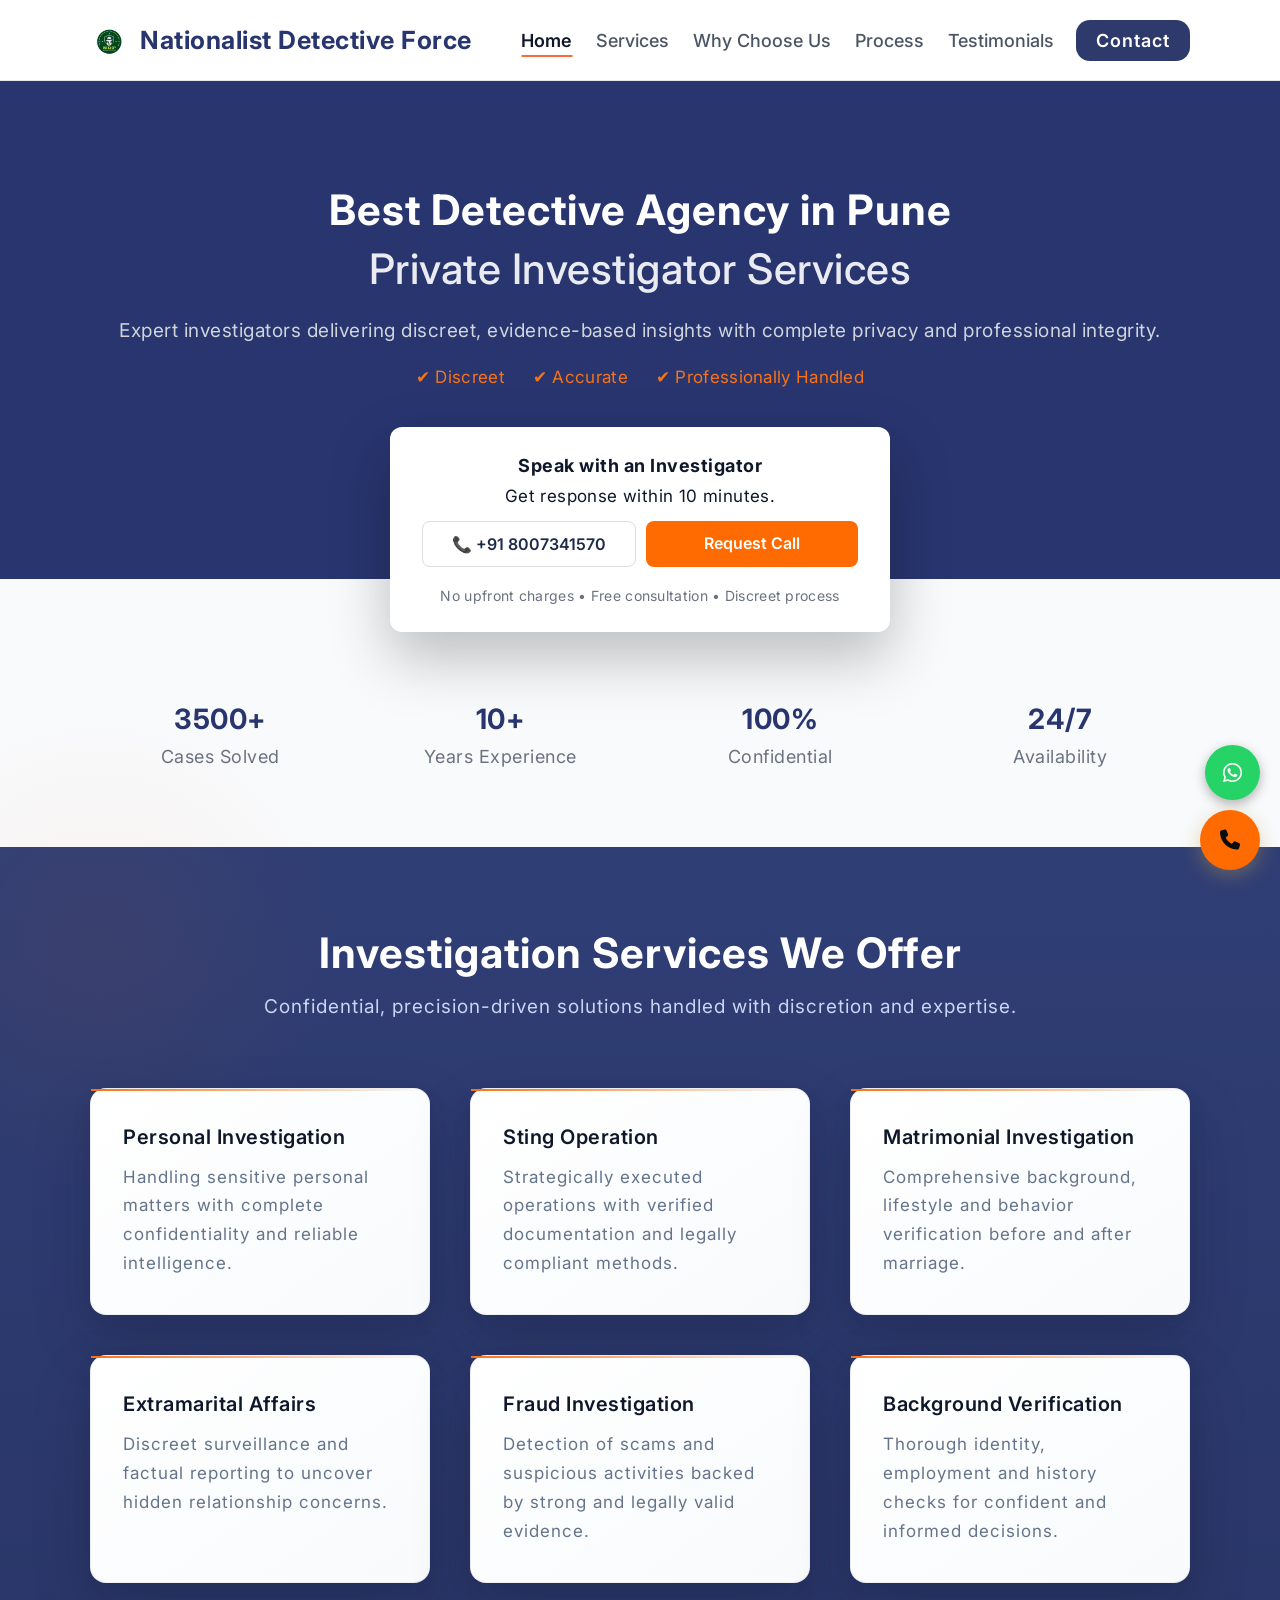
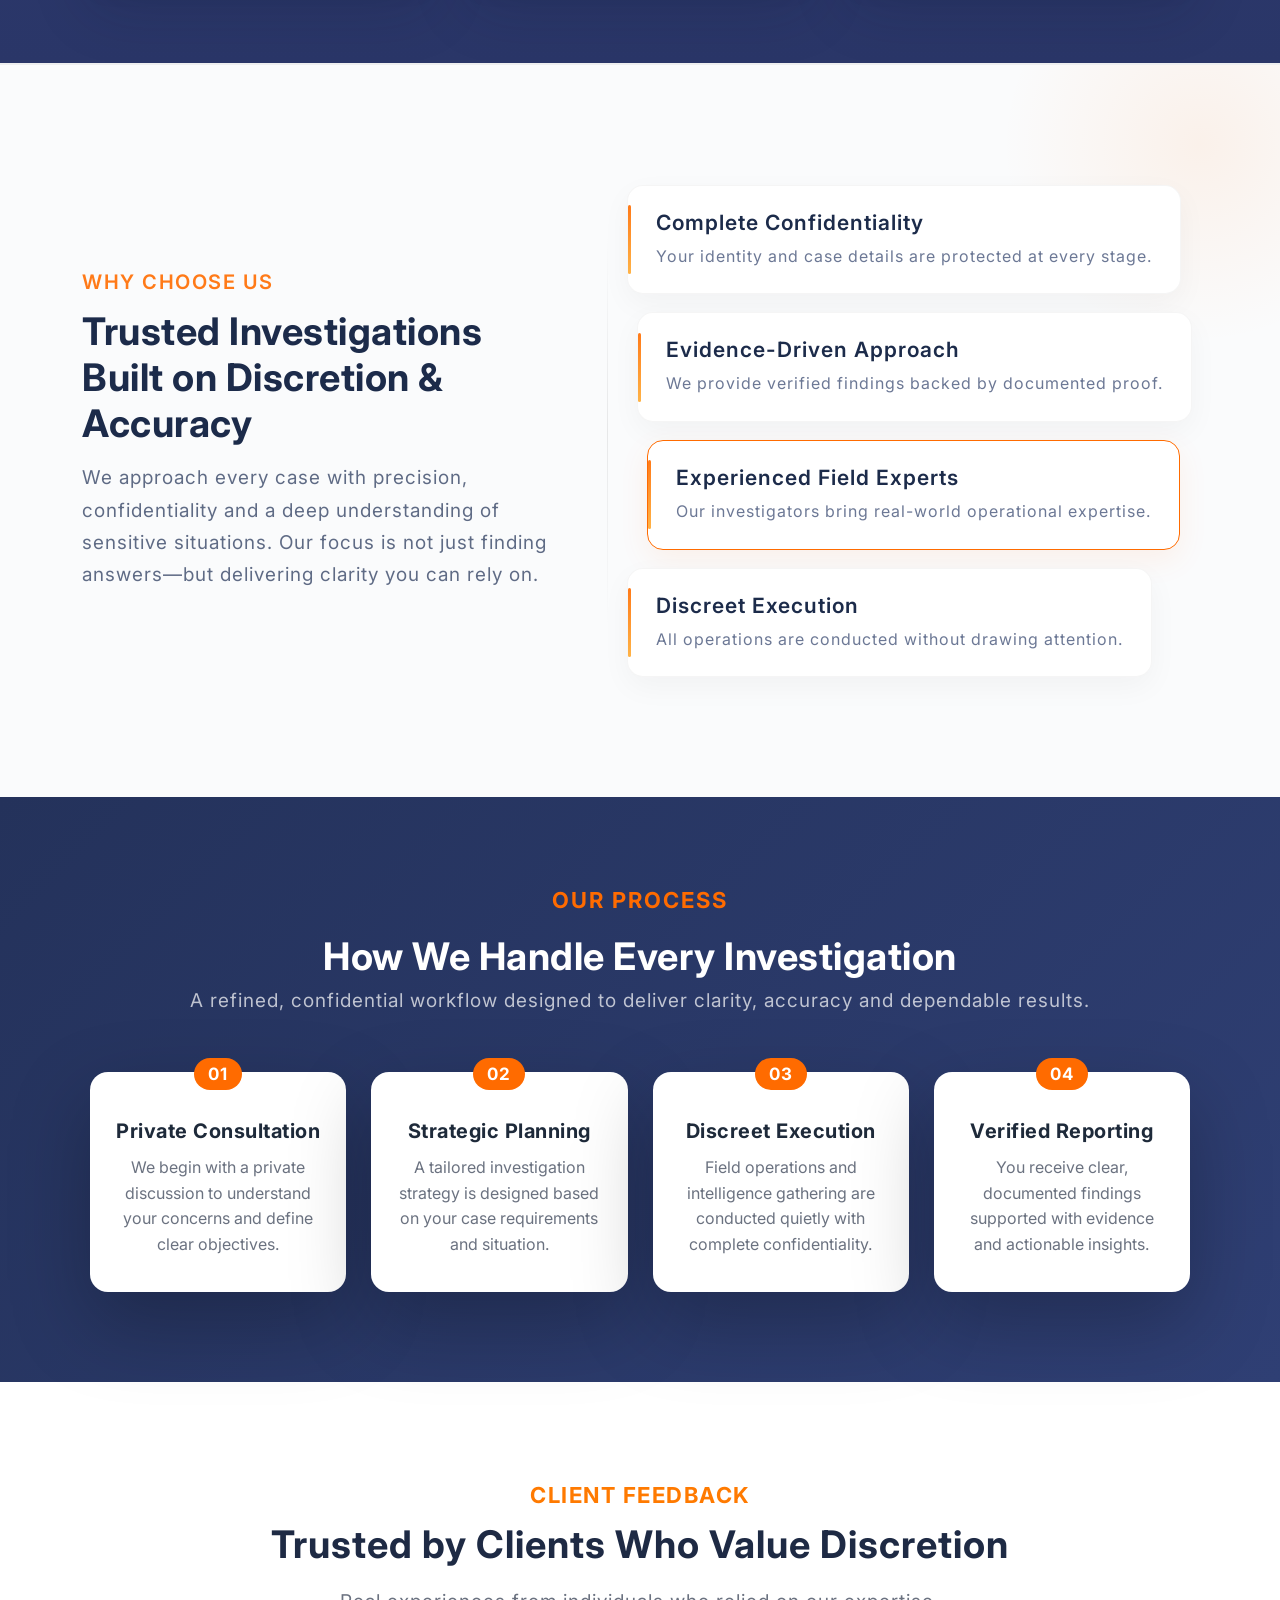
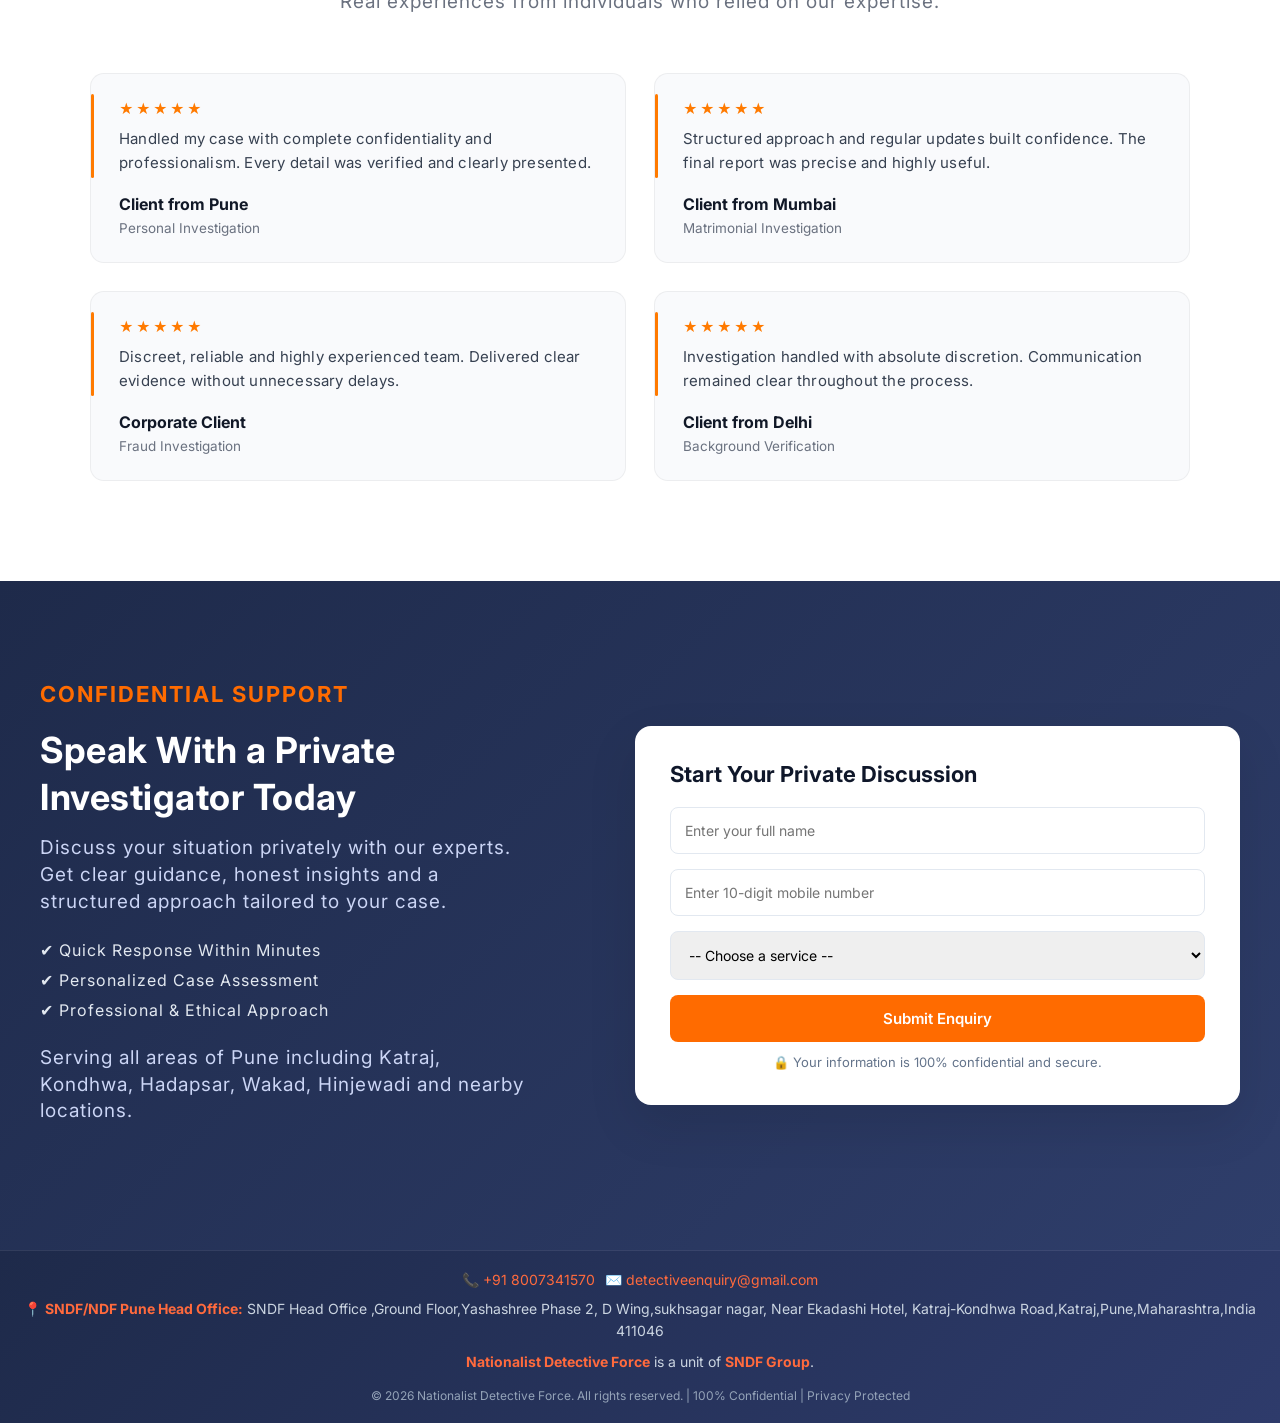
<file: index.html>
<!DOCTYPE html>
<html lang="en">
<head>
<meta charset="UTF-8">
<meta name="viewport" content="width=device-width, initial-scale=1.0">
<title>Best Detective Agency in Pune | Private Investigator Services Pune</title>

<link rel="stylesheet" href="style.css">
<link href="https://fonts.googleapis.com/css2?family=Inter:wght@400;500;600;700&display=swap" rel="stylesheet">
<link rel="stylesheet" href="https://cdnjs.cloudflare.com/ajax/libs/font-awesome/6.5.0/css/all.min.css">

<link rel="icon" type="image/png" href="images/favicon.png">


<meta name="google-site-verification" content="H2k1dYN8VZ9srVZI3MB_H23RNph8qMp5OZOYHc_-268" />

<meta name="description" content="Hire professional detective services in Pune. Confidential investigations, background checks, surveillance & corporate investigations. Quick response guaranteed.">

<meta name="keywords" content="
detective services Pune,
private detective Pune,
detective agency Pune,
best detective agency in Pune,
private investigator Pune India,
personal investigation Pune,
corporate investigation Pune,
background verification Pune,
pre matrimonial investigation Pune,
post matrimonial investigation Pune,
surveillance services Pune,
fraud investigation Pune,
spy services Pune,
confidential investigation Pune,
professional detectives Pune,
ND Force Pune,
Nationalist Detective Force Pune">

</head>
<body>

<!-- NAVBAR -->
<header class="nav">
  <div class="container nav-wrap">

        <div class="brand">
        <img src="images/logo.webp" alt="Detective Agency in Pune - Nationalist Detective Force">
        <h2>Nationalist Detective Force</h2>
        </div>


    <nav>
      <a href="#home" class="active">Home</a>
      <a href="#service">Services</a>
      <a href="#why">Why Choose Us</a>
      <a href="#process">Process</a>
       <a href="#testimonials">Testimonials</a>
      <a href="#contact">Contact</a>

    </nav>


  </div>
</header>

<!-- hero section......................................... -->

<section class="hero" id="home">

  <div class="container hero-content">

    <!-- <h1>Confidential Detective Services in Pune</h1> -->
    <h1> Best Detective Agency in Pune <br>
  <span>Private Investigator Services</span></h1>

<p class="hero-sub">
Expert investigators delivering discreet, evidence-based insights with complete privacy and professional integrity.
</p>

    <div class="hero-badges">
      <span>✔ Discreet</span>
      <span>✔ Accurate</span>
      <span>✔ Professionally Handled</span>
    </div>

    <!-- CARD -->
    <div class="hero-card">
      <h3>Speak with an Investigator</h3>
      <p>Get response within 10 minutes.</p>


    <div class="hero-actions">

    <!-- CALL NOW -->
    <a href="tel:+918007341570" class="call-btn">
      📞 +91 8007341570
    </a>

    <!-- REQUEST CALLBACK -->
    <a href="https://wa.me/918007341570?text=Hello%20I%20need%20a%20callback" target="_blank" class="request-btn">
      Request Call
    </a>

  </div>

      <div class="hero-assurance">
        No upfront charges • Free consultation • Discreet process
      </div>
    </div>

  </div>

  <!-- STATS (SAME FLOW, NOT SEPARATE SECTION) -->
  <div class="container hero-stats">
    <div>
      <h3>3500+</h3>
      <p>Cases Solved</p>
    </div>

    <div>
      <h3>10+</h3>
      <p>Years Experience</p>
    </div>

    <div>
      <h3>100%</h3>
      <p>Confidential</p>
    </div>

    <div>
      <h3>24/7</h3>
      <p>Availability</p>
    </div>
  </div>

  

</section>


<!-- services section.................... -->
 <section class="services" id="service">
  <div class="container">

    <div class="services-header">
      <h2>Investigation Services We Offer</h2>
      <p>Confidential, precision-driven solutions handled with discretion and expertise.</p>
    </div>

    <div class="services-grid">

      <div class="service-card">
        <h3>Personal Investigation</h3>
        <p>Handling sensitive personal matters with complete confidentiality and reliable intelligence.</p>
      </div>

      <div class="service-card">
        <h3>Sting Operation</h3>
        <p>Strategically executed operations with verified documentation and legally compliant methods.</p>
      </div>

      <div class="service-card">
        <h3>Matrimonial Investigation</h3>
        <p>Comprehensive background, lifestyle and behavior verification before and after marriage.</p>
      </div>

      <div class="service-card">
        <h3>Extramarital Affairs</h3>
        <p>Discreet surveillance and factual reporting to uncover hidden relationship concerns.</p>
      </div>

      <div class="service-card">
        <h3>Fraud Investigation</h3>
        <p>Detection of scams and suspicious activities backed by strong and legally valid evidence.</p>
      </div>

      <div class="service-card">
        <h3>Background Verification</h3>
        <p>Thorough identity, employment and history checks for confident and informed decisions.</p>
      </div>

    </div>

    

  </div>
</section>


<!-- why choose us -->
 <section class="trust" id="why">
  <div class="container">

    <div class="trust-box">

      <!-- LEFT -->
      <div class="trust-left">
        <span class="trust-tag">Why Choose Us</span>

        <h2>Trusted Investigations Built on Discretion & Accuracy</h2>

        <p>
          We approach every case with precision, confidentiality and a deep
          understanding of sensitive situations. Our focus is not just finding
          answers—but delivering clarity you can rely on.
        </p>
      </div>

      <!-- RIGHT -->
      <div class="trust-right">

        <div class="trust-card">
          <h3>Complete Confidentiality</h3>
          <p>Your identity and case details are protected at every stage.</p>
        </div>

        <div class="trust-card">
          <h3>Evidence-Driven Approach</h3>
          <p>We provide verified findings backed by documented proof.</p>
        </div>

        <div class="trust-card featured">
          <h3>Experienced Field Experts</h3>
          <p>Our investigators bring real-world operational expertise.</p>
        </div>

        <div class="trust-card">
          <h3>Discreet Execution</h3>
          <p>All operations are conducted without drawing attention.</p>
        </div>

      </div>

    </div>

  </div>
</section>


<!-- process section...................... -->
<section class="process-section" id="process">
  <div class="container">

    <!-- HEADER -->
    <div class="process-header">
      <span>Our Process</span>
      <h2>How We Handle Every Investigation</h2>
      <p>
        A refined, confidential workflow designed to deliver clarity,
        accuracy and dependable results.
      </p>
    </div>

    <!-- PROCESS GRID -->
    <div class="process-grid">

      <div class="process-card">
        <span class="step">01</span>
        <h3>Private Consultation</h3>
        <p>
         We begin with a private discussion to understand your concerns
        and define clear objectives.
        </p>
      </div>

      <div class="process-card">
        <span class="step">02</span>
        <h3>Strategic Planning</h3>
        <p>
          A tailored investigation strategy is designed based on your
          case requirements and situation.
        </p>
      </div>

      <div class="process-card">
        <span class="step">03</span>
        <h3>Discreet Execution</h3>
        <p>
          Field operations and intelligence gathering are conducted
          quietly with complete confidentiality.
        </p>
      </div>

      <div class="process-card">
        <span class="step">04</span>
        <h3>Verified Reporting</h3>
        <p>
          You receive clear, documented findings supported with
          evidence and actionable insights.
        </p>
      </div>

    </div>

  </div>
</section>


<!-- testimonial section -->
 <section class="testimonials" id="testimonials">
  <div class="container">

    <div class="section-header">
      <span>CLIENT FEEDBACK</span>
      <h2>Trusted by Clients Who Value Discretion</h2>
      <p>Real experiences from individuals who relied on our expertise.</p>
    </div>

    <div class="testimonial-grid">

      <div class="testimonial-card">
        <div class="stars">★★★★★</div>
        <p>
          Handled my case with complete confidentiality and professionalism. 
          Every detail was verified and clearly presented.
        </p>
        <h4>Client from Pune</h4>
        <span>Personal Investigation</span>
      </div>

      <div class="testimonial-card">
        <div class="stars">★★★★★</div>
        <p>
          Structured approach and regular updates built confidence. 
          The final report was precise and highly useful.
        </p>
        <h4>Client from Mumbai</h4>
        <span>Matrimonial Investigation</span>
      </div>

      <div class="testimonial-card">
        <div class="stars">★★★★★</div>
        <p>
          Discreet, reliable and highly experienced team. 
          Delivered clear evidence without unnecessary delays.
        </p>
        <h4>Corporate Client</h4>
        <span>Fraud Investigation</span>
      </div>

      <div class="testimonial-card">
        <div class="stars">★★★★★</div>
        <p>
          Investigation handled with absolute discretion. 
          Communication remained clear throughout the process.
        </p>
        <h4>Client from Delhi</h4>
        <span>Background Verification</span>
      </div>

    </div>

  </div>
</section>

<!-- contact us...................... -->


<section class="contact-cta" id="contact">
  <div class="contact-container">

    <!-- LEFT CONTENT -->
    <div class="contact-content">
      <span>CONFIDENTIAL SUPPORT</span>
      <h2>Speak With a Private Investigator Today</h2>
      <p>
        Discuss your situation privately with our experts. Get clear guidance, honest insights
         and a structured approach tailored to your case.
      </p>

      <!-- Trust Points -->
      <div class="trust-points">
        <div>✔ Quick Response Within Minutes</div>
        <div>✔ Personalized Case Assessment</div>
        <div>✔  Professional & Ethical Approach</div>
      </div>

      <p class="cta-text">Serving all areas of Pune including Katraj, Kondhwa, Hadapsar, Wakad, Hinjewadi and nearby locations.</p>
    </div>

    <!-- FORM -->
    <div class="contact-form-box">
      <form id="contactForm" class="contact-form" action="https://formsubmit.co/sndf4315@gmail.com" method="POST">

        <h3>Start Your Private Discussion</h3>

        <input type="text" name="Full Name" placeholder="Enter your full name" 
            oninput="this.value = this.value.replace(/[^A-Za-z ]/g, '')" required>


       

      <input  type="tel"  name="mobile" placeholder="Enter 10-digit mobile number" pattern="[0-9]{10}"
        maxlength="10" minlength="10"  inputmode="numeric" required
        oninput="this.value = this.value.replace(/[^0-9]/g, '')" />

        <select id="service" name="service" required aria-label="Select investigation service">
          <option value="" disabled selected>-- Choose a service --</option>
                            <option value="personal">Personal Investigation</option>
                            <option value="surveillance">Sting Operation</option>
                            <option value="matrimonial">Matrimonial Verification</option>
                            <option value="missing">Extramarital Affairs</option>
                            <option value="background">Fraud Investigation</option>
                            <option value="fraud">Childern Monitoring</option>
                            <option value="document">Background Verification</option>
        </select>

        <button type="submit">Submit Enquiry</button>

        <!-- Trust Line -->
        <p class="confidential-text">
          🔒 Your information is 100% confidential and secure.
        </p>


        <input type="hidden" name="_subject" value="🚨 New Detective Enquiry">

        <input type="hidden" name="_template" value="table">

        <input type="hidden" name="_next" value="https://detectivepune.in//thankyou.html">

        <input type="hidden" name="_captcha" value="false">


      </form>
    </div>

  </div>
</section>


<!-- footer -->

<footer class="footer"> 
    <div class="footer-info">

        <!-- Phone -->
<div class="footer-contact">
     <span>
        📞 
        <!-- <a href="tel:+919876543210" aria-label="Call +91 9876543210">+91 9876543210</a> /  -->
        <a href="tel:+918007341570" aria-label="Call +91 8007341570">+91 8007341570</a>
    </span>
    <span>✉️ <a href="mailto:detectiveenquiry@gmail.com" aria-label="Email detectiveenquiry@gmail.com">detectiveenquiry@gmail.com</a></span>
</div>

        <!-- Head Office -->
        <p>📍 <strong>SNDF/NDF Pune Head Office:</strong> 
           SNDF Head Office ,Ground Floor,Yashashree Phase 2, D Wing,sukhsagar nagar,
           Near Ekadashi Hotel, Katraj-Kondhwa Road,Katraj,Pune,Maharashtra,India 411046
          
        </p>

        <p class="footer-brand">
            <strong>Nationalist Detective Force</strong> is a unit of <strong>SNDF Group</strong>.
        </p>

    </div>

    <!-- Bottom Line -->
    <div class="footer-bottom">
        <p>© 2026 Nationalist Detective Force. All rights reserved. | 100% Confidential | Privacy Protected</p>
    </div>
</footer>
        


<a href="https://wa.me/918007341905" class="whatsapp-float" target="_blank" aria-label="Chat with us on WhatsApp">
    <i class="fab fa-whatsapp"></i>
</a>

<button class="floating-call" onclick="window.location.href='tel:+918007341570'"  aria-label="Call detective agency now">
    <i class="fas fa-phone"></i>
</button>





<script>
window.addEventListener("scroll", function(){
  const nav = document.querySelector(".nav");
  nav.classList.toggle("scrolled", window.scrollY > 10);
});
</script>


</body>
</html>
</file>
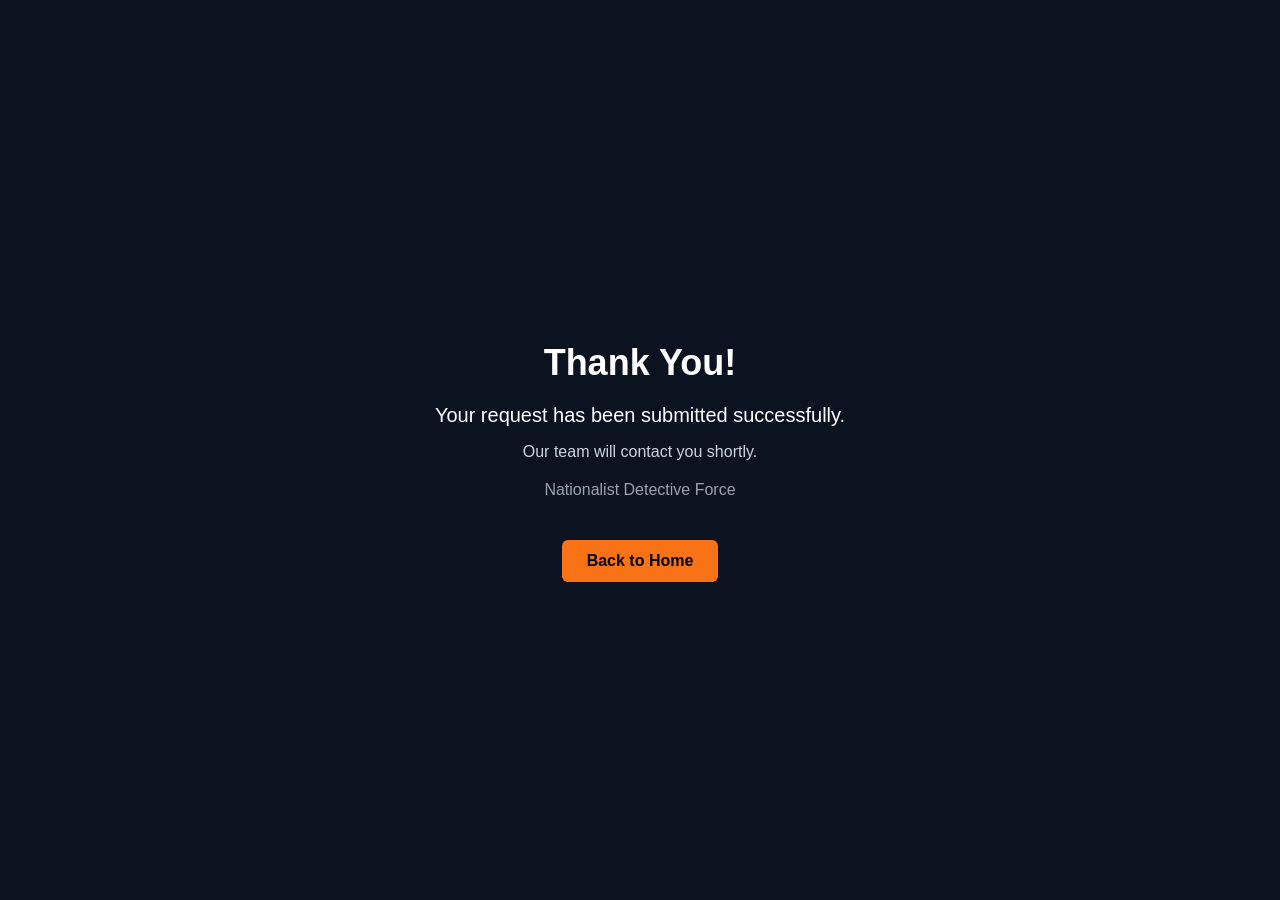
<file: thankyou.html>
<!DOCTYPE html>
<html lang="en">
<head>
    <meta charset="UTF-8">
    <meta name="viewport" content="width=device-width, initial-scale=1.0">
    <title>Thank You</title>

    <style>
        body {
            margin: 0;
            padding: 0;
            background: #0b1220;
            color: white;
            font-family: Arial, sans-serif;
            display: flex;
            align-items: center;
            justify-content: center;
            height: 100vh;
            text-align: center;
        }

        .container {
            max-width: 600px;
            padding: 20px;
        }

        h1 {
            font-size: 36px;
            margin-bottom: 15px;
        }

        .main-text {
            font-size: 20px;
            margin-bottom: 10px;
        }

        .sub-text {
            font-size: 16px;
            color: #cbd5e1;
        }

        .btn {
            margin-top: 25px;
            display: inline-block;
            padding: 12px 25px;
            background:  #F97316;
            color: #000;
            text-decoration: none;
            border-radius: 6px;
            font-size: 16px;
            font-weight: bold;
        }

        .btn:hover {
            background: #e0bb5a;
        }

        /* 📱 Mobile Responsive */
        @media (max-width: 600px) {
            h1 {
                font-size: 28px;
            }

            .main-text {
                font-size: 18px;
            }

            .sub-text {
                font-size: 14px;
            }

            .btn {
                font-size: 14px;
                padding: 10px 20px;
            }
        }
    </style>
</head>

<body>

    <div class="container">
        <h1>Thank You!</h1>
        <p class="main-text">Your request has been submitted successfully.</p>
        <p class="sub-text">Our team will contact you shortly.</p>
        <p style="margin-top:20px; color:#9ca3af;">
            Nationalist Detective Force
        </p>

        <a href="/" class="btn">Back to Home</a>

       

    </div>

</body>
</html>
</file>
<file: style.css>
*{
  margin:0;
  padding:0;
  box-sizing:border-box;
  font-family:'Inter',sans-serif;
}

body{
  background:#fff;
  color:#0F172A;
}

.container{
  width:90%;
  max-width:1100px;
  margin:auto;
}

/* LOGO + TEXT */
.brand{
  display:flex;
  align-items:center;
  gap:10px;
}

.brand img{
  width:40px;
  height:40px;
  object-fit:contain;
  border-radius:50%;
}

/* NAV */
.nav{
  padding:20px 0;
  border-bottom:1px solid #E5E7EB;
  background:rgba(255,255,255,0.9);
  backdrop-filter:blur(10px);
  position:sticky;
  top:0;
  z-index:1000;
  transition:0.3s ease;
}

.nav.scrolled{
  box-shadow:0 4px 20px rgba(0,0,0,0.06);
}

.nav-wrap{
  display:flex;
  justify-content:space-between;
  align-items:center; /* ✅ THIS FIXES YOUR ISSUE */
}


.brand h2{
  font-size:25px;
  font-weight:700;
  color:#28356F;;
  letter-spacing: 0.5px;
}

nav a{
  margin-left:20px;
  text-decoration:none;
  transition:0.3s;
  position:relative;
  font-weight:500;
  font-size:18px;
   color:#4B5563;
}


nav a.active{
  color:#0F172A;
  font-weight:600;
}

nav a.active::after{
  width:100%;
}

nav a:hover{
  color:#0F172A;
  transform:translateY(-1px); /* 👈 premium micro animation */
}


nav a::after{
  content:"";
  position:absolute;
  left:50%;
  bottom:-6px;
  width:0%;
  height:2px;
  background:#FF6A3D;
  transition:0.3s ease;
  transform:translateX(-50%);
}

nav a:hover::after{
  width:100%;
   
}

nav a:last-child::after {
  display: none;
}


nav a:last-child {
  background: #2e3a6b;  /* match your theme */
  color: #fff;
  padding: 10px 20px;
  border-radius: 14px;
  font-weight: 600;
  margin-left: 18px; /* spacing fix */
  letter-spacing: 1px;
 
}

nav a:last-child:hover {
  background: #FF6A3D;
  transform: translateY(-1px);
}





@media (max-width: 1024px){

  .brand h2{
    font-size:22px;
  }

  nav a{
    font-size:16px;
    margin-left:16px;
  }

}

/* ================= MOBILE NAV ================= */
@media (max-width: 768px){

  nav{
    display:none;
  }

  .nav-wrap{
    justify-content:center;
  }

  .brand{
    gap:8px;
  }

  .brand img{
    width:34px;
    height:34px;
  }

  .brand h2{
    font-size:22px;
    text-align:center;
  }

}

@media (max-width: 480px){

  .nav{
    padding:12px 0;
  }

  .brand h2{
    font-size:22px;
    line-height:1.2;
  }

  .brand img{
    width:30px;
    height:30px;
  }

}


@media (max-width: 360px){

  .brand h2{
    font-size:22px;
  }

  .brand img{
    width:35px;
    height:35px;
  }

}


/* hero section.................. */

.hero{
  background: linear-gradient(
    to bottom,
    #28356F 0%,
    #28356F 65%,
    #f8fafc 65%,
    #f8fafc 100%
  );
  padding:100px 0 80px;
  text-align:center;

  
}


/* TEXT */
.hero h1{
  color:white;
  font-size:42px;
  font-weight: 700;
  letter-spacing: 1px;
  margin:0 auto;
  line-height: 1.4;
}

.hero h1 span {
  font-weight: 500;
  opacity: 0.9;
  letter-spacing: 0.5px;
}

.hero-sub{
  color:#D1D5DB;
  margin-bottom:25px;
  margin-top: 20px;
  letter-spacing: 0.5px;
  font-size: 19px;
}

/* BADGES */
.hero-badges{
  display:flex;
  justify-content:center;
  gap:28px;
  flex-wrap:wrap;
  margin-bottom:40px;
  /* color:#E2E8F0;  */
  font-size:17px;
  letter-spacing:0.3px;
  color: #F97316;
}

/* CARD */
.hero-card{
  background:white;
  padding:28px 32px;
  border-radius:12px;
  box-shadow:0 25px 60px rgba(0,0,0,0.25);
  max-width:500px;
  margin:0 auto;
  
}

.hero-card h3{
    font-size: 18px;
    letter-spacing: 0.5px;
    margin-bottom: 10px;
}

.hero-card p{
    font-size: 17px;
    letter-spacing: 0.4px;
    margin-bottom: 15px;
}

/* FORM */
.hero-form{
  display:flex;
  gap:10px;
  margin-top:10px;
}

.hero-form input{
  flex:1;
  padding:12px;
  border:1px solid #D1D5DB;
  border-radius:6px;
}

.hero-input input{
  flex:1;
  height:44px;
  padding:0 14px;

}


.hero-form button{
  background: #F97316;
  color:white;
  border:none;
  padding:12px 18px;
  border-radius:6px;
  font-size: 17px;
  letter-spacing: 0.3px;
  font-weight: bold;
}

.hero-assurance{
  font-size:14px;
  color:#6B7280;
  margin-top:20px;
  letter-spacing: 0.3px;
}

/* STATS */
.hero-stats{
  margin-top:40px;
  display:grid;
  grid-template-columns:repeat(4,1fr);
  gap:20px;
  text-align:center;
  
}

.hero-stats h3{
  color:#28356F;
  letter-spacing: 0.5px;
  font-size: 28px;
  margin-top: 30px;
}

.hero-stats p{
  color:#6B7280;
  font-size:18px;
  letter-spacing: 0.5px;
  margin-top: 10px;
}

/* =========================
   GLOBAL FIX (IMPORTANT)
========================= */
.hero-content{
  position: relative;
  z-index: 2;
}

.hero-card{
  position: relative;
  z-index: 3;
}

.hero-actions {
  display: flex;
  gap: 10px;
  margin-top: 15px;
}

.call-btn {
  flex: 1;
  background: #fff;
  color: #1e2a4a;
  padding: 12px;
  border-radius: 8px;
  text-align: center;
  font-weight: 600;
  text-decoration: none;
  border: 1px solid #ddd;
  transition: 0.3s;
}

.call-btn:hover {
  background: #f5f5f5;
}

.request-btn {
  flex: 1;
  background: #ff6b00;
  color: #fff;
  padding: 12px;
  border-radius: 8px;
  text-align: center;
  font-weight: 600;
  text-decoration: none;
  transition: 0.3s;
}

.request-btn:hover {
  background: #e65c00;
}

/* MOBILE */
@media (max-width: 600px) {
  .hero-actions {
    flex-direction: column;
  }
}


/* =========================
   TABLET (1024px ↓)
========================= */
@media (max-width:1024px){

  .hero{
    padding:80px 0 70px;
  }

  .hero h1{
    font-size:34px;
    line-height:1.3;
  }

  .hero-sub{
    font-size:16px;
    max-width:650px;
    margin:15px auto 25px;
  }

  .hero-card{
    max-width:440px;
  }
}


/* =========================
   MOBILE (768px ↓)
========================= */
@media (max-width:768px){

  .hero{
    

   position: relative;
   height: auto;
   padding:60px 0 120px;
  }

  

  .hero-content{
    padding-bottom:0;
    margin-top: 0;
  }

  /* TEXT ALIGN FIX */
  .hero h1{
    font-size:32px;
    line-height:1.3;
    max-width:90%;
    margin:auto;
    letter-spacing: 1px;
  }

  .hero-sub p{
   font-size: 16px;
    letter-spacing: 1px;
    line-height: 1.4;
    padding:0 12px;
    margin:15px auto 20px;
   
  }

  /* BADGES */
  .hero-badges{
    flex-direction:column;
    gap:8px;
    font-size:14px;
    margin-bottom:25px;
   
  }

 

 .hero-card{
  position: relative;
  width: 90%;
  max-width: 360px;

  margin: -80px auto 0; /* 👈 MAIN FIX */

  padding: 18px;
  border-radius: 12px;

  background: #fff;
  box-shadow: 0 12px 35px rgba(0,0,0,0.12);
}

  .hero-card h3{
    font-size:16px;
  }

  .hero-card p{
    font-size:14px;
  }

  /* FORM */
  .hero-form{
    flex-direction:column;
    gap:10px;
  }

  .hero-form input{
    width:100%;
  }

  .hero-form button{
    width:100%;
    padding:12px;
  }

  .hero-assurance{
    font-size:13px;
    margin-top:12px;
  }

 
 
  .hero-stats{
  padding-top:20px;
  padding-bottom:10px;

  display:grid;
  grid-template-columns:repeat(2,1fr);
  gap:14px;
}

  .hero-stats h3{
    font-size:20px;
    /* margin-top: 55px; */
    margin-bottom:4px;
   
    
  }

  .hero-stats p{
   font-size:14px; /* 👈 reduce size */
   margin-top:0;   /* 👈 remove extra gap */
   line-height:1.3
  }
}


/* =========================
   SMALL MOBILE (480px ↓)
========================= */
@media (max-width:480px){

  .hero{
    padding:50px 0 40px;

    background: linear-gradient(
      to bottom,
      #28356F 0%,
      #28356F 52%,
      #f8fafc 52%,
      #f8fafc 100%
    );
  }

  .hero h1{
    font-size:32px;
    letter-spacing: 1px;
    line-height: 1.4;
    
  }

  .hero-sub{
   font-size: 17px;
    letter-spacing: 1px;
    line-height: 1.4;
  }

  .hero-card{
    transform: translateY(40%);
    padding:18px;
  }

  .hero-form button{
    font-size:14px;
  }

  .hero-stats{
    margin-top:100px;
    gap:20px;
  }
}


/* =========================
   EXTRA SMALL (360px ↓)
========================= */
@media (max-width:360px){

  .hero h1{
    font-size:20px;
  }

  .hero-sub{
    font-size:12px;
  }

  .hero-card{
    transform: translateY(45%);
  }

  .hero-stats{
    margin-top:110px;
  }
}



/* services section.................. */
/* ================= SECTION ================= */

.services{
  background: linear-gradient(180deg, #2f3e75 0%, #2a3668 100%);
  padding:80px 0;
  position:relative;
}

/* subtle depth glow */
.services::before{
  content:"";
  position:absolute;
  width:500px;
  height:500px;
  background:radial-gradient(circle, rgba(249,115,22,0.06), transparent 70%);
  top:-150px;
  left:-150px;
}

/* ================= HEADER ================= */

.services-header{
  text-align:center;
  margin-bottom:70px;
}

.services-header h2{
  font-size:42px;
  color:#fff;
  font-weight:700;
  letter-spacing:1px;
  margin-bottom:17px;
}

.services-header p{
  color:#cbd5f5;
  font-size:19px;
  letter-spacing: 1px;
  padding-bottom: 0;
}

/* ================= GRID ================= */

.services-grid{
  display:grid;
  grid-template-columns:repeat(3,1fr);
  gap:40px;
}

/* ================= CARD ================= */

.service-card{
  background: linear-gradient(145deg, #ffffff, #f8fafc);
  border-radius:16px;
  padding:36px 32px;
  border: 1px solid rgba(15, 23, 42, 0.06);
  /* layered premium shadow */
  box-shadow:
    0 25px 60px rgba(15,23,42,0.18),
    0 8px 20px rgba(15,23,42,0.08);

  position:relative;
  transition:all 0.3s ease;
}

/* top premium accent */
.service-card::before{
  content:"";
  position:absolute;
  top:0;
  left:0;
  width:100%;
  height:2px;
  background:linear-gradient(to right, #f97316, transparent);
}

/* subtle hover */
.service-card:hover{
  transform:translateY(-10px);
  box-shadow:
    0 35px 80px rgba(15,23,42,0.25),
    0 12px 30px rgba(15,23,42,0.12);
}

/* ================= TEXT ================= */

.service-card h3{
  font-size:20px;
  color:#0f172a;
  font-weight:600;
  margin-bottom:14px;
  letter-spacing: 0.5px;
}

.service-card p{
  font-size:17px;
  color:#64748b;
  line-height:1.7;
  letter-spacing: 1px;
}





/* ================= RESPONSIVE ================= */

@media (max-width:1024px){
  .services-grid{
    grid-template-columns:repeat(2,1fr);
  }
}

@media (max-width:768px){

  .services{
     padding: 60px 20px;
  }

  .services-header h2{
    font-size:32px;
    letter-spacing: 1px;
    line-height: 1.4;
    margin-bottom: 10px;
  }
   .services-header p{
    font-size: 16px;
    letter-spacing: 1px;
    margin-bottom: 0;
   }

  .services-grid{
    grid-template-columns:1fr;
    gap:22px;
   
  }

  .service-card{
    padding:26px;
  }

  
  
 

}

@media (max-width:480px){

  .services-header h2{
    font-size:24px;
  }

  .service-card h3{
    font-size:16px;
  }

  .service-card p{
    font-size:13px;
  }
}



/* why choose us........................ */
/* =========================
   TRUST SECTION - PREMIUM V2
========================= */

.trust{
  padding: 120px 20px;
  position: relative;
  overflow: hidden;
  border-top: 2px solid rgba(0,0,0,0.05);
  background: #fafbfc;

}

/* subtle premium glow */
.trust::before{
  content: "";
  position: absolute;
  top: -120px;
  right: -120px;
  width: 400px;
  height: 400px;
  background: radial-gradient(circle, rgba(255,122,24,0.08), transparent 70%);
  z-index: 0;
}

.trust .container{
  max-width: 1150px;
  margin: auto;
  position: relative;
  z-index: 1;
}

/* layout */
.trust-box{
  display: grid;
  grid-template-columns: 1fr 1.2fr;
  gap: 70px;
  align-items: center;
}

/* LEFT SIDE */
.trust-tag{
  font-size: 20px;
  color: #ff7a18;
  font-weight: 600;
  letter-spacing: 1.5px;
  text-transform: uppercase;
  margin-bottom: 15px;
  display: inline-block;
}

.trust-left h2{
  font-size: 38px;
  color: #1c2b4a;
  /* letter-spacing: 1px; */
  font-weight: 700;
 line-height: 1.2;
  margin-bottom: 16px;
  letter-spacing: 0.5px;
}

.trust-left p{
  font-size: 19px;
  color: #5f6b85;
  line-height: 1.7;
  max-width: 440px;
  letter-spacing: 1px;
  max-width: 480px;

}

/* RIGHT SIDE */
.trust-right{
  display: flex;
  flex-direction: column;
  gap: 18px;
  position: relative;
   align-items: flex-start;
}

.trust-right::before{
  content: "";
  position: absolute;
  left: -20px;
  top: 10%;
  width: 1px;
  height: 80%;
  background: linear-gradient(to bottom, transparent, rgba(0,0,0,0.08), transparent);
}

/* CARD */
.trust-card{
 background: #ffffff;
  box-shadow: 0 10px 30px rgba(0,0,0,0.04);
  backdrop-filter: blur(6px);
  padding: 24px 28px;
  border-radius: 16px;
  position: relative;
  border: 1px solid rgba(0,0,0,0.04);

 
  transition: all 0.25s ease;
}

/* premium gradient accent line */
.trust-card::before{
  content: "";
  position: absolute;
  left: 0;
  top: 18%;
  height: 64%;
  width: 3px;
  background: linear-gradient(to bottom, #ff7a18, #ffb347);
  border-radius: 2px;
}

/* hover = very subtle */
.trust-card:hover{
  box-shadow:
    0 18px 45px rgba(0,0,0,0.08),
    0 4px 10px rgba(0,0,0,0.03);

 transform: translateY(-4px) scale(1.01);
  border:1px solid #ff6b00;
}

.trust-card.featured{
  border: 1px solid #ff6b00;
  box-shadow: 0 10px 30px rgba(255,107,0,0.08);
}

/* TEXT */
.trust-card h3{
  font-size: 21px;
  font-weight: 600;
  color: #1c2b4a;
  margin-bottom: 9px;
  letter-spacing: 1px;
}

.trust-card p{
  font-size: 16px;
  color: #6c7895;
  line-height: 1.6;
  letter-spacing: 1px;
}

.trust-card:nth-child(2){
  margin-left: 10px;
}

.trust-card:nth-child(3){
  margin-left: 20px;
}


/* TABLET */
@media (max-width: 992px){
  .trust-box{
    grid-template-columns: 1fr;
    gap: 45px;
  }

  .trust-left{
    text-align: center;
  }

  .trust-left p{
    margin: auto;
  }
}

/* MOBILE */
@media (max-width: 768px){

  .trust{
    padding: 80px 20px;
  }

  .trust-tag{
    font-size: 19px;
  }

  .trust-left h2{
    font-size: 30px;
    letter-spacing: 0.5px;
    line-height: 1.2;
  }

  .trust-left p{
    font-size: 16px;
    text-align: start
  }

  .trust-card{
    padding: 18px;
    border-radius: 14px;
  }

  .trust-card h3{
    font-size: 16px;
  }

  .trust-card p{
    font-size: 14px;
  }
  
  .trust-card:nth-child(2),
  .trust-card:nth-child(4){
    margin-left: 0;
  }

  .trust-right::before{
    display: none;
  }
}



/* ================= PROCESS SECTION ================= */

.process-section {
  padding: 90px 0;
  background: linear-gradient(135deg, #24325b 0%, #2f3f74 100%);
  color: #fff;
}



/* HEADER */
.process-header {
  text-align: center;
  margin: 0 auto 60px;
}

.process-header span {
  color: #ff6b00;
  font-size: 22px;
  letter-spacing: 2px;
  text-transform: uppercase;
  font-weight: bold;
}

.process-header h2 {
  font-size: 38px;
  margin: 10px 0;
  letter-spacing: 0.5px;
  margin-top: 20px;

}

.process-header p {
  color: rgba(255,255,255,0.7);
  font-size: 19px;
  letter-spacing: 1px;
}

/* GRID */
.process-grid {
  display: grid;
  grid-template-columns: repeat(4, 1fr);
  gap: 25px;
}

/* CARD */
.process-card {
  background: #ffffff;
  color: #1e2a3a;
  padding: 35px 25px;
  border-radius: 18px;
  text-align: center;
  position: relative;

  box-shadow: 0 30px 80px rgba(0,0,0,0.25);
  transition: all 0.35s ease;

  
}

.process-card:hover {
  transform: translateY(-10px) scale(1.02);
  box-shadow: 0 30px 70px rgba(0, 0, 0, 0.18);
}

/* STEP BADGE */
.process-card .step {
  position: absolute;
  top: -14px;
  left: 50%;
  transform: translateX(-50%);
  background: #ff6b00;
  color: #fff;
  font-size: 17px;
  padding: 6px 14px;
  border-radius: 20px;
  font-weight: 700;
  letter-spacing: 1px;
}

/* TITLE */
.process-card h3 {

  margin: 12px 0;
  white-space: nowrap;
  font-size: 20px; 
  letter-spacing: 0.5px;
}

/* TEXT */
.process-card p {
  font-size: 16px;
  color: #6b7280;
  line-height: 1.6;
 
 
}



/* ================= RESPONSIVE ================= */

/* TABLET */
@media (max-width: 1024px) {
  .process-grid {
    grid-template-columns: repeat(2, 1fr);
  }
}

/* MOBILE */
@media (max-width: 600px) {
  .process-section {
    padding: 80px 20px;
  }

  .process-grid {
    grid-template-columns: 1fr;
  }

  .process-header h2 {
    font-size: 30px;
    letter-spacing: 0.3px;
    line-height: 1.4;
  }

  .process-header span{
    font-size: 19px;
  }

  .process-header p{
    font-size: 16px;
    letter-spacing: 1px;
    line-height: 1.3;
  }


}

/* =========================
   TESTIMONIAL SECTION
========================= */

.testimonials {
  padding: 100px 20px;
  background: #ffffff;
}

.section-header {
  text-align: center;
  margin: 0 auto 60px;
}

.section-header span {
  color: #ff7a00;
  font-size: 22px;
  letter-spacing: 1.5px;
  font-weight: bold;
}

.section-header h2 {
  font-size: 38px;
  margin: 12px 0;
  color: #1e2a44;
  letter-spacing: 1px;
  line-height: 1.3;
  font-weight: 700;
  margin-bottom: 20px;
}

.section-header p {
  color: #6b7280;
  font-size: 19px;
  letter-spacing: 1px;
}

/* GRID */

.testimonial-grid {
  display: grid;
  grid-template-columns: repeat(2, 1fr);
  gap: 28px;
}

/* CARD */

.testimonial-card {
  background: #f9fafc;
  padding: 26px 28px;
  border-radius: 14px;
  position: relative;
  border: 1px solid rgba(0,0,0,0.05);

  display: flex;
  flex-direction: column;
  justify-content: space-between;

  min-height: 190px; /* forces even height */
  transition: 0.3s ease;
}

/* ORANGE ACCENT */

.testimonial-card::before {
  content: "";
  position: absolute;
  left: 0;
  top: 20px;
  height: 45%;
  width: 3px;
  background: #ff7a00;
  border-radius: 2px;
}

/* HOVER */

.testimonial-card:hover {
  transform: translateY(-6px);
  box-shadow: 0 20px 50px rgba(0,0,0,0.1);
}

/* STARS */

.stars {
  color: #ff7a00;
  font-size: 14px;
  margin-bottom: 10px;
  letter-spacing: 2px;
}

/* TEXT (CONTROL HEIGHT) */

.testimonial-card p {
  font-size: 15px;
  line-height: 1.6;
  color: #374151;
  letter-spacing: 0.2px;

  display: -webkit-box;
  -webkit-line-clamp: 2; /* LIMIT TO 2 LINES */
  -webkit-box-orient: vertical;
  overflow: hidden;

  margin-bottom: 18px;
}

/* AUTHOR */

.testimonial-card h4 {
  font-size: 16px;
  color: #111827;
  margin-bottom: 6px;
}

.testimonial-card span {
  font-size: 13.5px;
  color: #6b7280;
}

/* =========================
   RESPONSIVE
========================= */

@media (max-width: 768px) {
  .testimonial-grid {
    grid-template-columns: 1fr;
  }

  .testimonials {
    padding: 70px 15px;
  }

  .section-header h2 {
    font-size: 30px;
    letter-spacing: 0.5px;
    line-height: 1.3;
  }

   .section-header p{
    font-size: 16px;
    line-height: 1.3;
   }

   .section-header span{
        font-size: 19px;
   }
   .testimonial-card p {
    -webkit-line-clamp: unset;
    overflow: visible;
    text-align: start;
  }
}



/* =========================
   CONTACT CTA SECTION
========================= */

.contact-cta {
  padding: 100px 20px;
  background: linear-gradient(135deg, #1e2a4a, #2f3e6b);
}

.contact-container {
  max-width: 1200px;
  margin: auto;
  display: flex;
  align-items: center;
  justify-content: space-between;
  gap: 60px;
}

/* LEFT SIDE */
.contact-content {
  flex: 1;
  color: #ffffff;
}

.contact-content span {
  color: #ff6b00;
  font-size: 22px;
  font-weight: bold;
  letter-spacing: 2px;
  
}

.contact-content h2 {
  font-size: 36px;
  line-height: 1.3;
  letter-spacing: 0.5px;
  font-weight: 700;
  margin-bottom: 15px;
  margin-top: 20px;
}

.contact-content p {
  font-size: 19px;
  color: #cbd5f5;
  margin-bottom: 25px;
  max-width: 500px;
  letter-spacing: 1px;
  line-height: 1.4;
}

.cta-text{
  font-size: 19px;
  color: hsl(230, 13%, 91%);
  margin-top: 25px;
  max-width: 500px;
  letter-spacing: 1px;
  line-height: 1.4;
}

/* Trust Points */
.trust-points {
  display: flex;
  flex-direction: column;
  gap: 10px;
  font-size: 16px;
  letter-spacing: 1px;
}

.trust-points div {
  display: flex;
  align-items: center;
  gap: 10px;
  color: #e2e8f0;
}

/* FORM BOX */
.contact-form-box {
  flex: 1;
  background: #ffffff;
  padding: 35px;
  border-radius: 16px;
  box-shadow: 0 20px 50px rgba(0,0,0,0.1);
}

/* FORM */
.contact-form-box form {
  display: flex;
  flex-direction: column;
}

.contact-form-box h3 {
  margin-bottom: 20px;
  font-size: 22px;
  color: #0f172a;
}

/* Inputs */
.contact-form-box input,
.contact-form-box select {
  width: 100%;
  padding: 14px;
  margin-bottom: 15px;
  border-radius: 8px;
  border: 1px solid #e2e8f0;
  font-size: 14px;
  outline: none;
  transition: 0.2s;
}

.contact-form-box input:focus,
.contact-form-box select:focus {
  border-color: #ff6b00;
  box-shadow: 0 0 0 2px rgba(255,107,0,0.1);
}

/* Button */
.contact-form-box button {
  background: #ff6b00;
  color: #ffffff;
  padding: 14px;
  border: none;
  border-radius: 8px;
  font-size: 15px;
  font-weight: 600;
  cursor: pointer;
  transition: 0.3s;
}

.contact-form-box button:hover {
  background: #e55a00;
}

/* Confidential Text */
.confidential-text {
  margin-top: 12px;
  font-size: 13px;
  color: #64748b;
  text-align: center;
}

/* =========================
   RESPONSIVE
========================= */

@media (max-width: 992px) {
  .contact-container {
    flex-direction: column;
    text-align: center;
  }

  .contact-content p {
    margin: 0 auto 25px;
  }

  .trust-points {
    align-items: center;
  }
}

@media (max-width: 768px) {
  .contact-cta {
    padding: 70px 15px;
  }

  .contact-content h2 {
    font-size: 30px;
  }

  .contact-content span{
    font-size: 19px;
  }

  .contact-content p {
    font-size: 16px;
    line-height: 1.3;
  }

   .contact-content .cta-text {
    font-size: 15px;
    line-height: 1.4;
    margin-top: 15px;
  }


  .trust-points{
    font-size: 14px;
  }

  .contact-form-box {
    padding: 25px;
  }

  .contact-form-box h3 {
    font-size: 18px;
  }
}

@media (max-width: 480px) {
  .contact-content h2 {
    font-size: 30px;
  }

  .contact-form-box {
    padding: 20px;
  }

  .contact-content .cta-text {
    font-size: 15px;
    line-height: 1.4;
    margin-top: 15px;
  }
}


/* footer */


.footer {
    background: linear-gradient(135deg, #1e2a4a, #2e3b6b); /* 👈 match hero */
    color: #E5E7EB;
    padding: 20px;
    text-align: center;
     border-top: 1px solid rgba(255,255,255,0.08);
}

.footer-info p {
    margin: 8px 0;
    font-size: 14px;
    line-height: 1.6;
     color: #CBD5E1;
}

.footer-info a {
    color: #FF6A3D;
    text-decoration: none;
}

.footer-info a:hover {
    text-decoration: underline;
     color: #ff8a65;
}

.footer-info strong {
      color: #FF6A3D;
}

.footer-bottom {
    margin-top: 15px;
    font-size: 12px;
      color: #94A3B8;
}

.footer-contact {
    display: flex;
    justify-content: center;
    align-items: center;
    gap: 10px;
    flex-wrap: wrap;
    margin-bottom: 10px;
    font-size: 14px;
    
}

.footer-contact a {
     color: #FF6A3D;
    text-decoration: none;
}

.footer-contact a:hover {
    text-decoration: underline;
}



/* WhatsApp (TOP) */
.whatsapp-float {
    position: fixed;
    bottom: 100px; /* 👈 move UP */
    right: 20px;   /* 👈 same alignment */
    background: #25D366;
    color: white;
    font-size: 22px;
    width: 55px;
    height: 55px;
    display: flex;
    align-items: center;
    justify-content: center;
    border-radius: 50%;
    z-index: 999;
    text-decoration: none;
    box-shadow: 0 4px 12px rgba(0,0,0,0.3);
}

/* Call (BOTTOM) */
.floating-call {
    position: fixed;
    bottom: 30px; /* 👈 stays bottom */
    right: 20px;  /* 👈 SAME right (important) */
    background: #ff6b00;
     color: #0a0c0f;
    width: 60px;
    height: 60px;
    border-radius: 50%;
    display: flex;
    align-items: center;
    justify-content: center;
    font-size: 20px;
    cursor: pointer;
    box-shadow: 0 5px 20px rgba(198, 163, 78, 0.4);
    transition: all 0.3s;
    z-index: 999;
    border: none;
}

/* Hover */
.whatsapp-float:hover,
.floating-call:hover {
    transform: scale(1.1);
}
</file>
